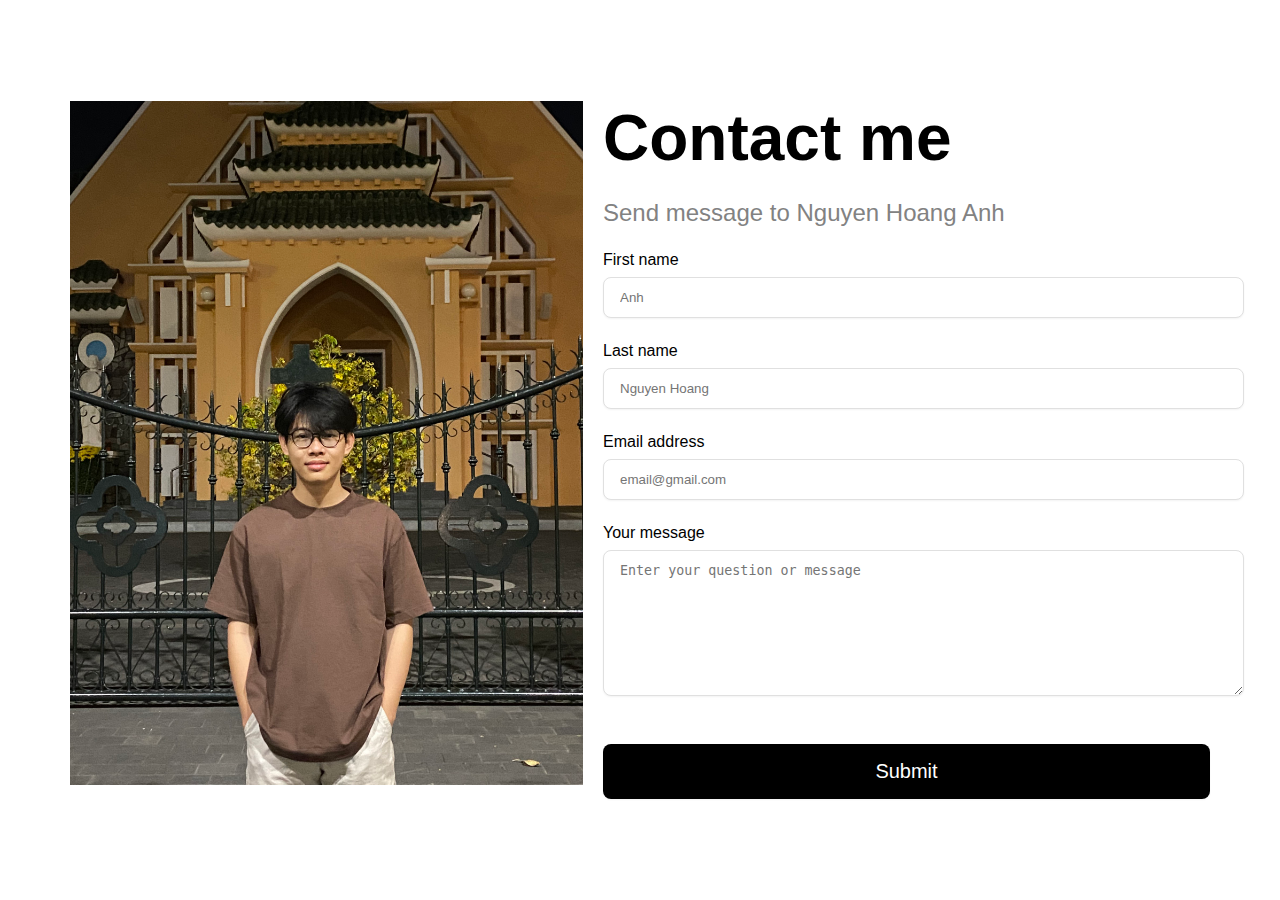
<file: index.html>
<!DOCTYPE html>
<html lang="en">
<head>
    <meta charset="UTF-8">
    <meta name="viewport" content="width=device-width, initial-scale=1.0">
    <title>Contact Page</title>
    <link rel="stylesheet" href="css\style.css">
</head>
<body>
    <section class="contact-section">
        <div class="contact-container">
          <div class="contact-content">
            <div class="image-column">
              <img src="assets/ha.jpg" alt="Hinh cua Nguyen Hoang Anh">
            </div>
            <div class="form-column">
              <div class="form-wrapper">
                <header class="contact-header">
                  <h2 class="contact-title">Contact me</h2>
                  <p class="contact-subtitle">Send message to Nguyen Hoang Anh</p>
                </header>
                <form class="contact-form">
                  <div class="form-input">
                    <label for="firstName" class="input-label">First name</label>
                    <input type="text" id="firstName" class="input-field" placeholder="Anh" />
                  </div>
                  <div class="form-input">
                    <label for="lastName" class="input-label">Last name</label>
                    <input type="text" id="lastName" class="input-field" placeholder="Nguyen Hoang" />
                  </div>
                  <div class="form-input">
                    <label for="email" class="input-label">Email address</label>
                    <input type="email" id="email" class="input-field" placeholder="email@gmail.com" />
                  </div>
                  <div class="form-input message-input">
                    <label for="message" class="input-label">Your message</label>
                    <textarea id="message" class="input-field message-field" placeholder="Enter your question or message"></textarea>
                  </div>
                  <button type="submit" class="submit-button">Submit</button>
                </form>
              </div>
            </div>
          </div>
        </div>
      </section>
</body>
</file>
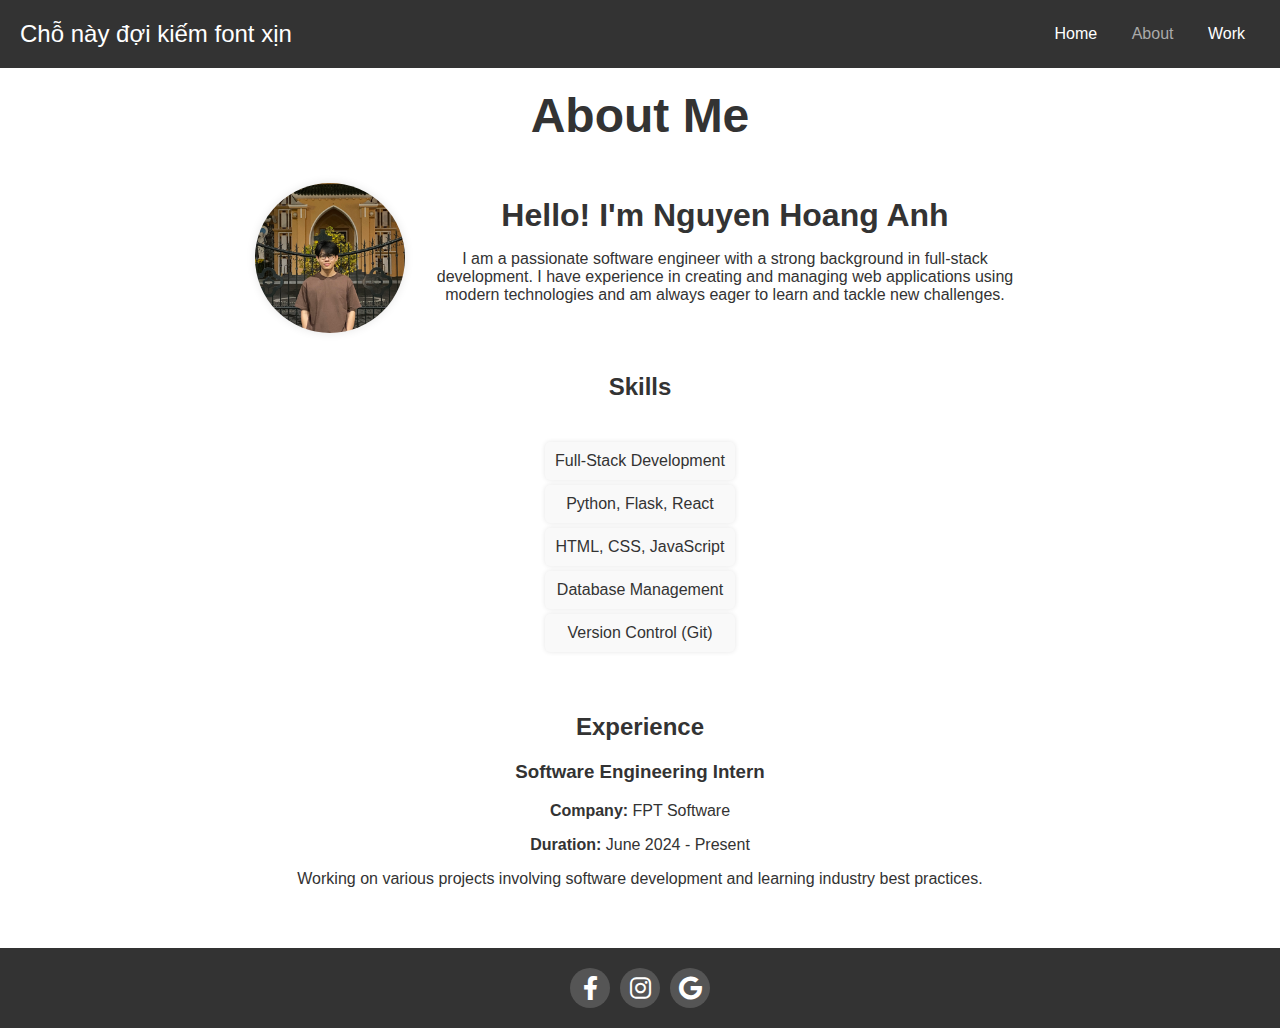
<file: html/About.html>
<!DOCTYPE html>
<html lang="en">
<head>
    <meta charset="UTF-8">
    <meta name="viewport" content="width=device-width, initial-scale=1.0">
    <title>About Me</title>
    <link rel="stylesheet" href="../css/about.css">
    <link rel="stylesheet" href="https://cdnjs.cloudflare.com/ajax/libs/font-awesome/6.0.0-beta3/css/all.min.css">
</head>
<body>
    <nav>
        <div class="logo">
            <a href="index.html">Chỗ này đợi kiếm font xịn</a>
        </div>
        <div class="links">
            <a href="../index.html">Home</a>
            <a href="about.html" class="active">About</a>
            <a href="Work.html">Work</a>
             
        </div>
    </nav>

    <div class="about-content">
        <header>
            <h1>About Me</h1>
        </header>
        <section class="intro">
            <img src="../assets/ha.jpg" alt="Your Photo" class="profile-photo">
            <div class="intro-text">
                <h2>Hello! I'm Nguyen Hoang Anh</h2>
                <p>I am a passionate software engineer with a strong background in full-stack development. I have experience in creating and managing web applications using modern technologies and am always eager to learn and tackle new challenges.</p>
            </div>
        </section>
        <section class="skills">
            <h2>Skills</h2>
            <ul>
                <li>Full-Stack Development</li>
                <li>Python, Flask, React</li>
                <li>HTML, CSS, JavaScript</li>
                <li>Database Management</li>
                <li>Version Control (Git)</li>
            </ul>
        </section>
        <section class="experience">
            <h2>Experience</h2>
            <div class="experience-item">
                <h3>Software Engineering Intern</h3>
                <p><strong>Company:</strong> FPT Software</p>
                <p><strong>Duration:</strong> June 2024 - Present</p>
                <p>Working on various projects involving software development and learning industry best practices.</p>
            </div>
            <!-- Add more experience items as needed -->
        </section>
    </div>

    <footer>
        <!-- <div class="footer-copy">
            <p>
                Lorem ipsum dolor sit amet consectetur adipisicing elit. Modi exercitationem mollitia reprehenderit inventore, deleniti illum quam laudantium repellendus quaerat consequuntur aut culpa neque libero iste omnis numquam ipsa officia? Dicta molestiae fugit minus doloribus beatae! Animi accusantium eaque, illo, repellat eum iusto quam totam dolore at quaerat fuga, pariatur sint.
            </p> 
        </div> -->
        <div class="footer-nav">
            <a href="#" class="social-icon"><i class="fab fa-facebook-f"></i></a>
            <a href="#" class="social-icon"><i class="fab fa-instagram"></i></a>
            <a href="#" class="social-icon"><i class="fab fa-google"></i></a>
        </div>
    </footer>
</body>
</html>
</file>
<file: css/about.css>
body, html {
    margin: 0;
    padding: 0;
    font-family: 'Arial', sans-serif;
    background-color: #f0f0f0;
}

nav {
    display: flex;
    justify-content: space-between;
    align-items: center;
    padding: 20px;
    background-color: #333;
    color: #fff;
}

nav .logo a {
    color: #fff;
    text-decoration: none;
    font-size: 1.5em;
}

nav .links a {
    color: #fff;
    text-decoration: none;
    margin: 0 15px;
    transition: color 0.3s;
}

nav .links a.active,
nav .links a:hover {
    color: #aaa;
}

.about-content {
    padding: 20px;
    background-color: #fff;
    color: #333;
}

.about-content header {
    text-align: center;
    margin-bottom: 40px;
}

.about-content header h1 {
    font-size: 3em;
    margin: 0;
}

.intro {
    display: flex;
    align-items: center;
    gap: 20px;
    margin-bottom: 40px;
    justify-content: center;
}

.profile-photo {
    border-radius: 50%;
    width: 150px;
    height: 150px;
    object-fit: cover;
    box-shadow: 0 0 10px rgba(0, 0, 0, 0.1);
}

.intro-text {
    max-width: 600px;
    text-align: center;
}

.intro-text h2 {
    margin: 0;
    font-size: 2em;
}

.skills, .experience {
    margin-bottom: 40px;
    text-align: center;
}

.skills ul {
    list-style-type: none;
    padding: 0;
    display: inline-block;
}

.skills li {
    background-color: #f9f9f9;
    margin: 5px 0;
    padding: 10px;
    border-radius: 5px;
    box-shadow: 0 0 5px rgba(0, 0, 0, 0.1);
}

.experience-item {
    margin-bottom: 20px;
}

.footer-copy, .footer-nav {
    padding: 20px;
    background-color: #333;
    color: #fff;
    display: flex;
    justify-content: center;
    align-items: center;
}

.footer-copy p {
    max-width: 800px;
    margin: 0;
    text-align: center;
}

.footer-nav {
    gap: 10px;
}

.footer-nav .social-icon {
    width: 40px;
    height: 40px;
    display: flex;
    justify-content: center;
    align-items: center;
    background-color: #555;
    border-radius: 50%;
    color: #fff;
    text-decoration: none;
    font-size: 1.5em;
    transition: background-color 0.3s, color 0.3s;
}

.footer-nav .social-icon:hover {
    background-color: #777;
    color: #ddd;
}

.reveal {
    animation: revealText 1s forwards;
}

@keyframes revealText {
    to {
        opacity: 1;
        transform: translateY(0);
    }
}
</file>
